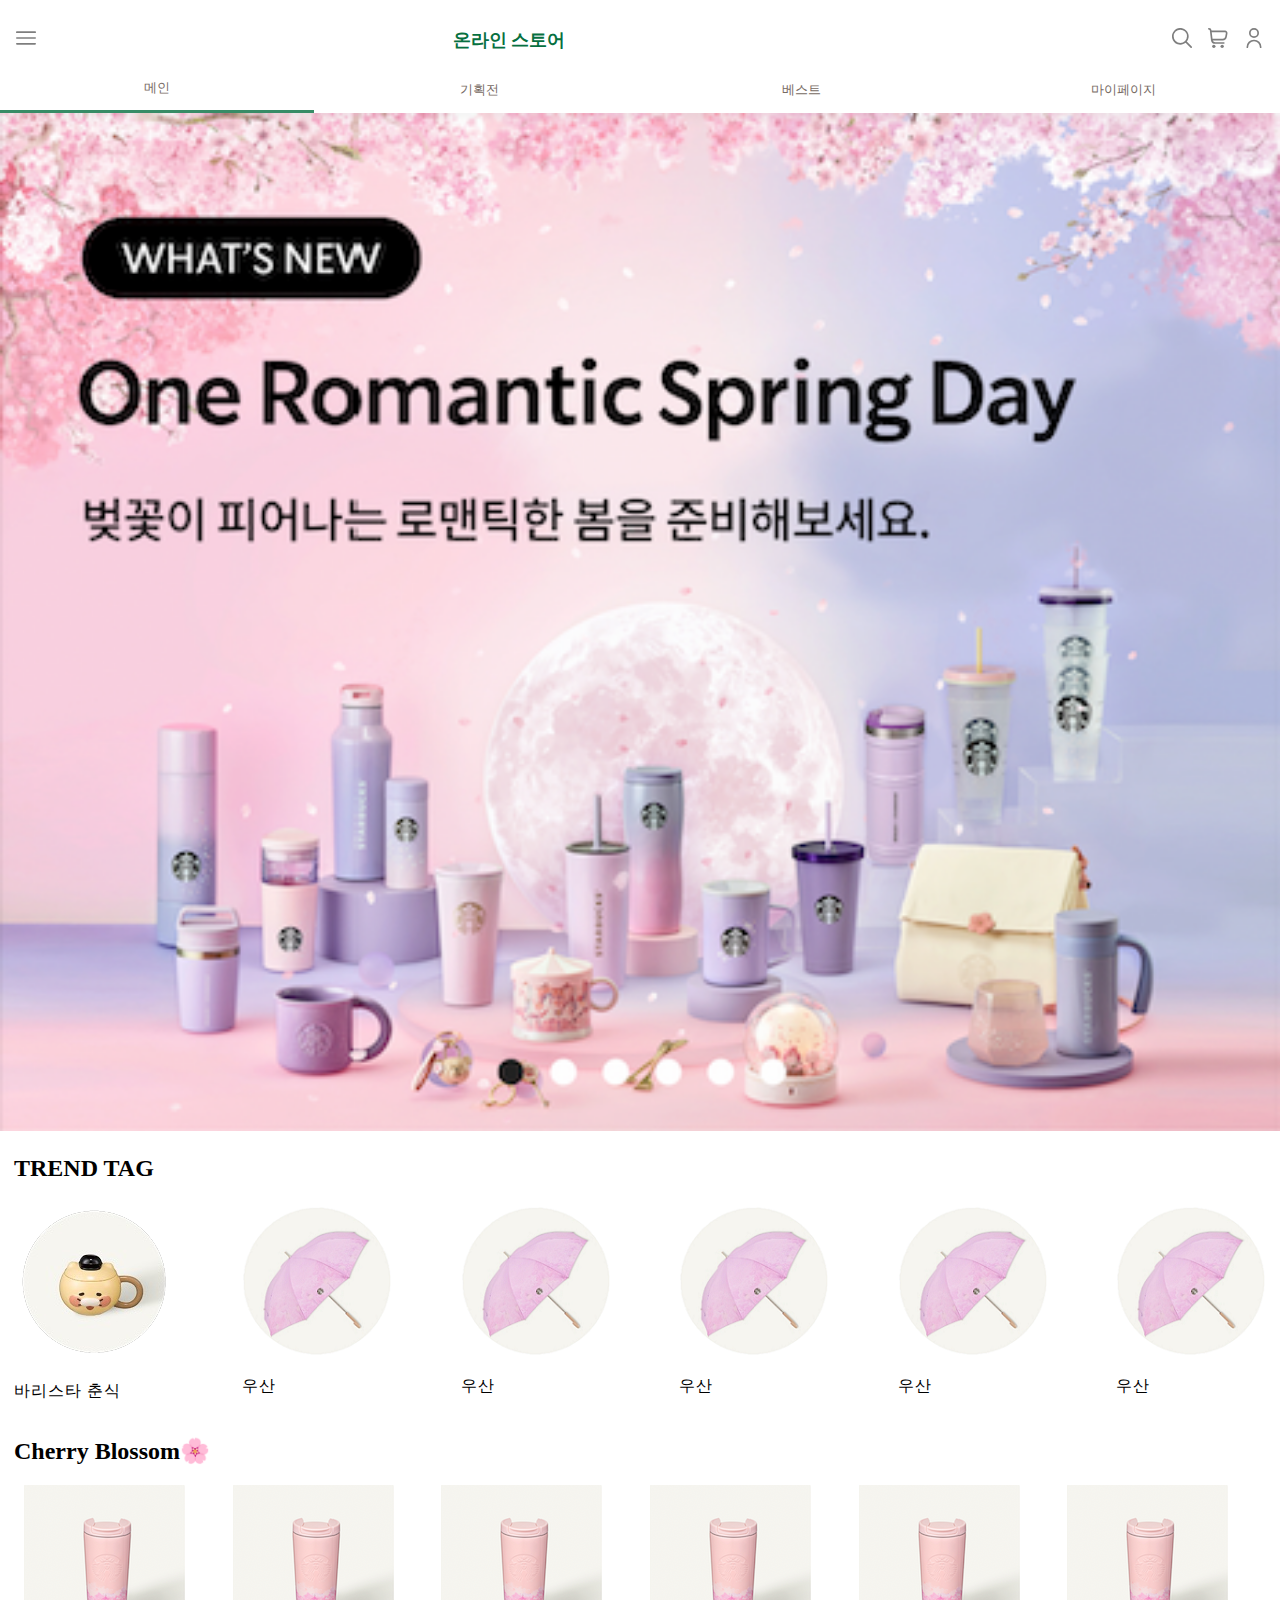
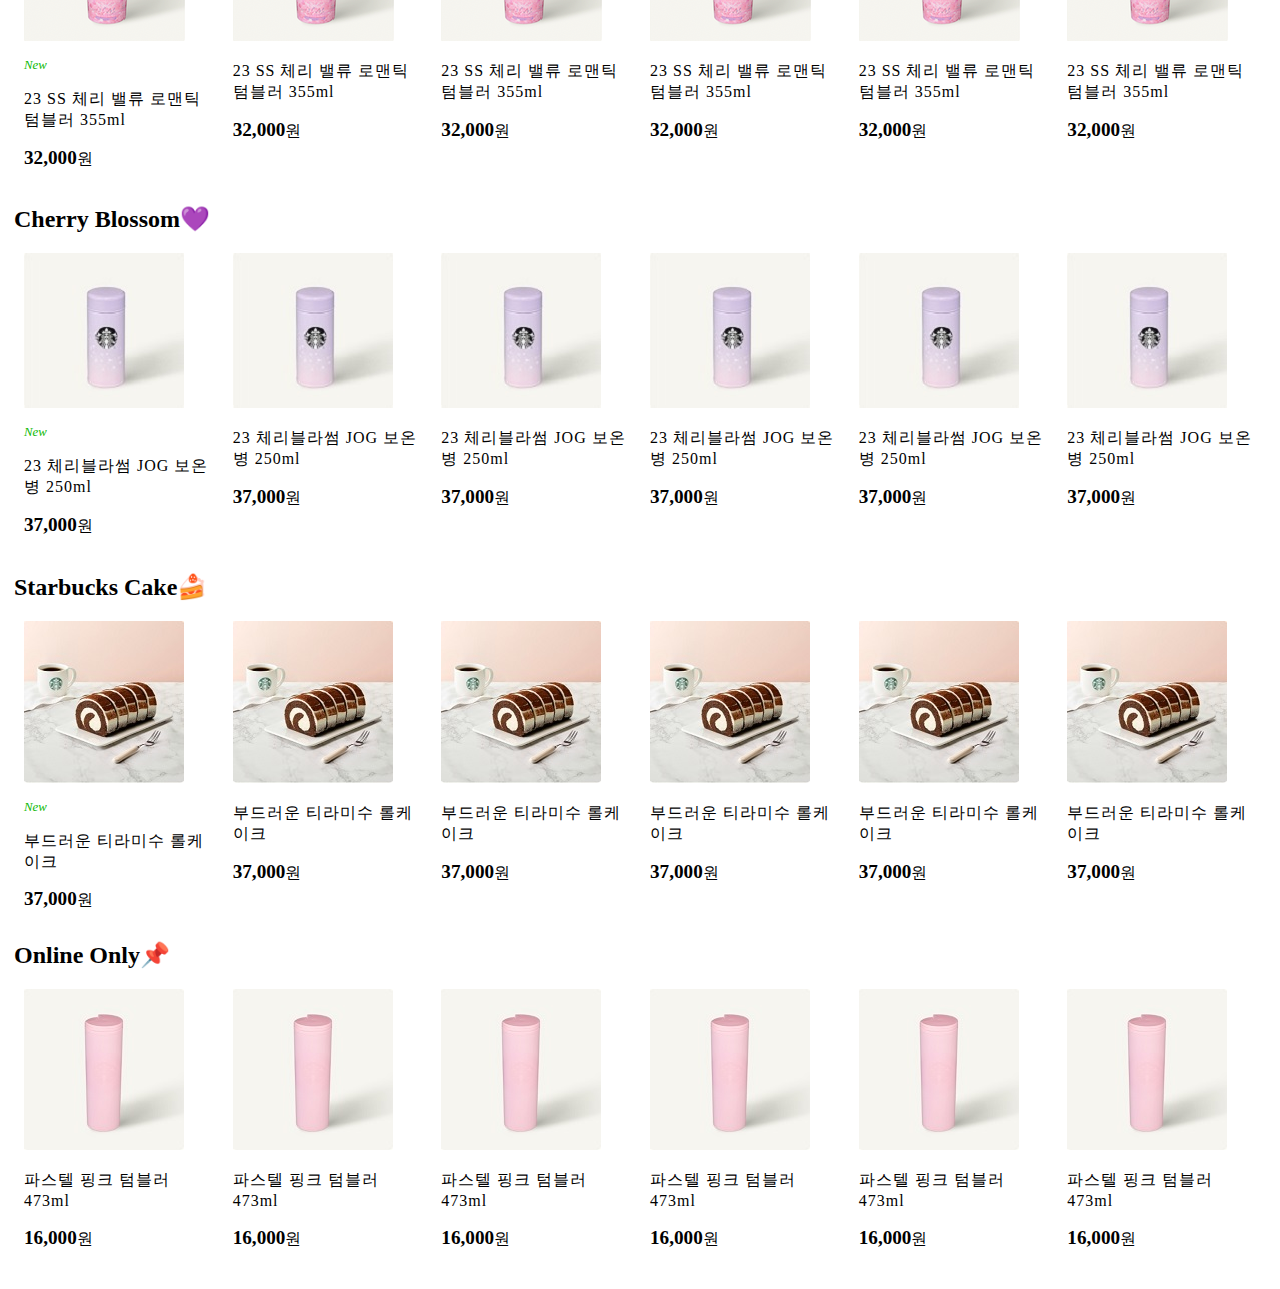
<file: teacher/spharos-2nd-first/index.html>
<!DOCTYPE html>
<html lang="ko">
<head>
  <meta charset="UTF-8">
  <meta http-equiv="X-UA-Compatible" content="IE=edge">
  <meta name="viewport" content="width=device-width, initial-scale=1.0">
  <meta name="description" content="StarBucks Clone Site">
  <meta name="keywords" content="StarBucks, Clone, Site">
  <meta name="author" content="Jason Ahn">
  <link rel="stylesheet" href="assets/css/style.css">
  <title>StarBucks Clone Site</title>
</head>
<body>
  <div class="container">
    <header>
      <div class="header-top">
        <div class="menu-icon">
          <img src="assets/images/icons/menu.svg" alt="">
        </div>
        <h1>온라인 스토어</h1>
        <nav>
          <ul>
            <li><a href="search.html"><img src="assets/images/icons/search.svg"></a></li>
            <li><img src="assets/images/icons/shopping-cart.svg"></li>
            <li><img src="assets/images/icons/user.svg"></li>
          </ul>
        </nav>
      </div>
      <div class="header-bottom">
        <nav>
          <ul>
            <li class="active">메인</li>
            <li>기획전</li>
            <li>베스트</li>
            <li>마이페이지</li>
          </ul>
        </nav>
      </div>
    </header>
    <section id="event-banner">
      <div class="event-banner">
        <div class="event-banner__item">
          <div class="event-banner__item__img">
            <img src="assets/images/banner/banner01.png" width="100%" height="100%" alt="">
          </div>
        </div>
      </div>
    </section>
    <section id="recommand-md">
      <div>
        <h2>TREND TAG</h2>
        <div class="recommand-product-list3">
          <div class="recommand-product-item2">
            <div class="recommand-product-item__img">
              <img src="assets/images/products/05.png" alt="바리스타 춘식">
            </div>
            <div class="recommand-product-item__info">
              <p class="item-title2">바리스타 춘식</p>
            </div>
          </div>
          <div class="recommand-product-item2">
            <div class="recommand-product-item__img">
              <img src="assets/images/products/06.png" alt="우산">
            </div>
            <div class="recommand-product-item__info">
              <p class="item-title">우산</p>
            </div>
          </div>
          <div class="recommand-product-item2">
            <div class="recommand-product-item__img">
              <img src="assets/images/products/06.png" alt="">
            </div>
            <div class="recommand-product-item__info">
              <p class="item-title">우산</p>
            </div>
          </div>
          <div class="recommand-product-item">
            <div class="recommand-product-item__img">
              <img src="assets/images/products/06.png" alt="">
            </div>
            <div class="recommand-product-item__info">
              <p class="item-title">우산</p>
            </div>
          </div>
          <div class="recommand-product-item">
            <div class="recommand-product-item__img">
              <img src="assets/images/products/06.png" alt="">
            </div>
            <div class="recommand-product-item__info">
              <p class="item-title">우산</p>
            </div>
          </div>
          <div class="recommand-product-item">
            <div class="recommand-product-item__img">
              <img src="assets/images/products/06.png" alt="">
            </div>
            <div class="recommand-product-item__info">
              <p class="item-title">우산</p>
            </div>
          </div>
        </div>
      </div>
    </section>
    <section id="recommand-md">
      <div>
        <h2>Cherry Blossom🌸</h2>
        <div class="recommand-product-list">
          <div class="recommand-product-item">
            <div class="recommand-product-item__img">
              <img src="assets/images/products/01.png" alt="23 SS 체리 밸류 로맨틱 텀블러 355ml">
            </div>
            <div class="recommand-product-item__info">
              <p class="item-new">New</p>
              <p class="item-title">23 SS 체리 밸류 로맨틱 텀블러 355ml</p>
              <p class="item-price"><span>32,000</span>원</p>
            </div>
          </div>
          <div class="recommand-product-item">
            <div class="recommand-product-item__img">
              <img src="assets/images/products/01.png" alt="">
            </div>
            <div class="recommand-product-item__info">
              <p class="item-title">23 SS 체리 밸류 로맨틱 텀블러 355ml</p>
              <p class="item-price"><span>32,000</span>원</p>
            </div>
          </div>
          <div class="recommand-product-item">
            <div class="recommand-product-item__img">
              <img src="assets/images/products/01.png" alt="">
            </div>
            <div class="recommand-product-item__info">
              <p class="item-title">23 SS 체리 밸류 로맨틱 텀블러 355ml</p>
              <p class="item-price"><span>32,000</span>원</p>
            </div>
          </div>
          <div class="recommand-product-item">
            <div class="recommand-product-item__img">
              <img src="assets/images/products/01.png" alt="">
            </div>
            <div class="recommand-product-item__info">
              <p class="item-title">23 SS 체리 밸류 로맨틱 텀블러 355ml</p>
              <p class="item-price"><span>32,000</span>원</p>
            </div>
          </div>
          <div class="recommand-product-item">
            <div class="recommand-product-item__img">
              <img src="assets/images/products/01.png" alt="">
            </div>
            <div class="recommand-product-item__info">
              <p class="item-title">23 SS 체리 밸류 로맨틱 텀블러 355ml</p>
              <p class="item-price"><span>32,000</span>원</p>
            </div>
          </div>
          <div class="recommand-product-item">
            <div class="recommand-product-item__img">
              <img src="assets/images/products/01.png" alt="">
            </div>
            <div class="recommand-product-item__info">
              <p class="item-title">23 SS 체리 밸류 로맨틱 텀블러 355ml</p>
              <p class="item-price"><span>32,000</span>원</p>
            </div>
          </div>
        </div>
      </div>
    </section>
    <section id="recommand-md">
      <div>
        <h2>Cherry Blossom💜</h2>
        <div class="recommand-product-list">
          <div class="recommand-product-item">
            <div class="recommand-product-item__img">
              <img src="assets/images/products/02.png" alt="23 체리블라썸 JOG 보온병 250ml">
            </div>
            <div class="recommand-product-item__info">
              <p class="item-new">New</p>
              <p class="item-title">23 체리블라썸 JOG 보온병 250ml</p>
              <p class="item-price"><span>37,000</span>원</p>
            </div>
          </div>
          <div class="recommand-product-item">
            <div class="recommand-product-item__img">
              <img src="assets/images/products/02.png" alt="">
            </div>
            <div class="recommand-product-item__info">
              <p class="item-title">23 체리블라썸 JOG 보온병 250ml</p>
              <p class="item-price"><span>37,000</span>원</p>
            </div>
          </div>
          <div class="recommand-product-item">
            <div class="recommand-product-item__img">
              <img src="assets/images/products/02.png" alt="">
            </div>
            <div class="recommand-product-item__info">
              <p class="item-title">23 체리블라썸 JOG 보온병 250ml</p>
              <p class="item-price"><span>37,000</span>원</p>
            </div>
          </div>
          <div class="recommand-product-item">
            <div class="recommand-product-item__img">
              <img src="assets/images/products/02.png" alt="">
            </div>
            <div class="recommand-product-item__info">
              <p class="item-title">23 체리블라썸 JOG 보온병 250ml</p>
              <p class="item-price"><span>37,000</span>원</p>
            </div>
          </div>
          <div class="recommand-product-item">
            <div class="recommand-product-item__img">
              <img src="assets/images/products/02.png" alt="">
            </div>
            <div class="recommand-product-item__info">
              <p class="item-title">23 체리블라썸 JOG 보온병 250ml</p>
              <p class="item-price"><span>37,000</span>원</p>
            </div>
          </div>
          <div class="recommand-product-item">
            <div class="recommand-product-item__img">
              <img src="assets/images/products/02.png" alt="">
            </div>
            <div class="recommand-product-item__info">
              <p class="item-title">23 체리블라썸 JOG 보온병 250ml</p>
              <p class="item-price"><span>37,000</span>원</p>
            </div>
          </div>
        </div>
      </div>
    </section>
    <section id="recommand-md">
      <div>
        <h2>Starbucks Cake🍰</h2>
        <div class="recommand-product-list">
          <div class="recommand-product-item">
            <div class="recommand-product-item__img">
              <img src="assets/images/products/03.png" alt="부드러운 티라미수 롤케이크">
            </div>
            <div class="recommand-product-item__info">
              <p class="item-new">New</p>
              <p class="item-title">부드러운 티라미수 롤케이크</p>
              <p class="item-price"><span>37,000</span>원</p>
            </div>
          </div>
          <div class="recommand-product-item">
            <div class="recommand-product-item__img">
              <img src="assets/images/products/03.png" alt="">
            </div>
            <div class="recommand-product-item__info">
              <p class="item-title">부드러운 티라미수 롤케이크</p>
              <p class="item-price"><span>37,000</span>원</p>
            </div>
          </div>
          <div class="recommand-product-item">
            <div class="recommand-product-item__img">
              <img src="assets/images/products/03.png" alt="">
            </div>
            <div class="recommand-product-item__info">
              <p class="item-title">부드러운 티라미수 롤케이크</p>
              <p class="item-price"><span>37,000</span>원</p>
            </div>
          </div>
          <div class="recommand-product-item">
            <div class="recommand-product-item__img">
              <img src="assets/images/products/03.png" alt="">
            </div>
            <div class="recommand-product-item__info">
              <p class="item-title">부드러운 티라미수 롤케이크</p>
              <p class="item-price"><span>37,000</span>원</p>
            </div>
          </div>
          <div class="recommand-product-item">
            <div class="recommand-product-item__img">
              <img src="assets/images/products/03.png" alt="">
            </div>
            <div class="recommand-product-item__info">
              <p class="item-title">부드러운 티라미수 롤케이크</p>
              <p class="item-price"><span>37,000</span>원</p>
            </div>
          </div>
          <div class="recommand-product-item">
            <div class="recommand-product-item__img">
              <img src="assets/images/products/03.png" alt="">
            </div>
            <div class="recommand-product-item__info">
              <p class="item-title">부드러운 티라미수 롤케이크</p>
              <p class="item-price"><span>37,000</span>원</p>
            </div>
          </div>
        </div>
      </div>
    </section>
    <section id="recommand-md">
      <div>
        <h2>Online Only📌</h2>
        <div class="recommand-product-list">
          <div class="recommand-product-item">
            <div class="recommand-product-item__img">
              <img src="assets/images/products/07.png" alt="파스텔 핑크 텀블러 473ml">
            </div>
            <div class="recommand-product-item__info">
              <p class="item-title">파스텔 핑크 텀블러 473ml</p>
              <p class="item-price"><span>16,000</span>원</p>
            </div>
          </div>
          <div class="recommand-product-item">
            <div class="recommand-product-item__img">
              <img src="assets/images/products/07.png" alt="">
            </div>
            <div class="recommand-product-item__info">
              <p class="item-title">파스텔 핑크 텀블러 473ml</p>
              <p class="item-price"><span>16,000</span>원</p>
            </div>
          </div>
          <div class="recommand-product-item">
            <div class="recommand-product-item__img">
              <img src="assets/images/products/07.png" alt="">
            </div>
            <div class="recommand-product-item__info">
              <p class="item-title">파스텔 핑크 텀블러 473ml</p>
              <p class="item-price"><span>16,000</span>원</p>
            </div>
          </div>
          <div class="recommand-product-item">
            <div class="recommand-product-item__img">
              <img src="assets/images/products/07.png" alt="">
            </div>
            <div class="recommand-product-item__info">
              <p class="item-title">파스텔 핑크 텀블러 473ml</p>
              <p class="item-price"><span>16,000</span>원</p>
            </div>
          </div>
          <div class="recommand-product-item">
            <div class="recommand-product-item__img">
              <img src="assets/images/products/07.png" alt="">
            </div>
            <div class="recommand-product-item__info">
              <p class="item-title">파스텔 핑크 텀블러 473ml</p>
              <p class="item-price"><span>16,000</span>원</p>
            </div>
          </div>
          <div class="recommand-product-item">
            <div class="recommand-product-item__img">
              <img src="assets/images/products/07.png" alt="">
            </div>
            <div class="recommand-product-item__info">
              <p class="item-title">파스텔 핑크 텀블러 473ml</p>
              <p class="item-price"><span>16,000</span>원</p>
            </div>
          </div>
        </div>
      </div>
    </section>
<!--    <section id="chunsik">
      <div>
        <h2>바리스타 춘식 MD💛</h2>
          <div class="chunsik-item">
            <img src="assets/images/products/04.png" alt="SS 바리스타춘식 데비 텀블러 414ml">
            <div class="chunsik-item-info">
              <p class="item-title">SS 바리스타춘식 데비 텀블러 414ml</p>
              <p class="item-price"><span>25,000</span>원</p>
            </div>
          </div>
          <div class="chunsik-item">
                <img src="assets/images/products/04.png" alt="SS 바리스타춘식 데비 텀블러 414ml">
            <div class="chunsik-item-info">
              <p class="item-title">SS 바리스타춘식 데비 텀블러 414ml</p>
              <p class="item-price"><span>25,000</span>원</p>
            </div>
          </div>
          <div class="chunsik-item">
              <img src="assets/images/products/04.png" alt="SS 바리스타춘식 데비 텀블러 414ml">
            <div class="chunsik-item-info">
              <p class="item-title" >SS 바리스타춘식 데비 텀블러 414ml</p>
              <p class="item-price"><span>25,000</span>원</p>
            </div>
          </div>
        </div>
    </section>
  -->
    <footer>
    </footer>
  </div>
</body>
</html>
</file>
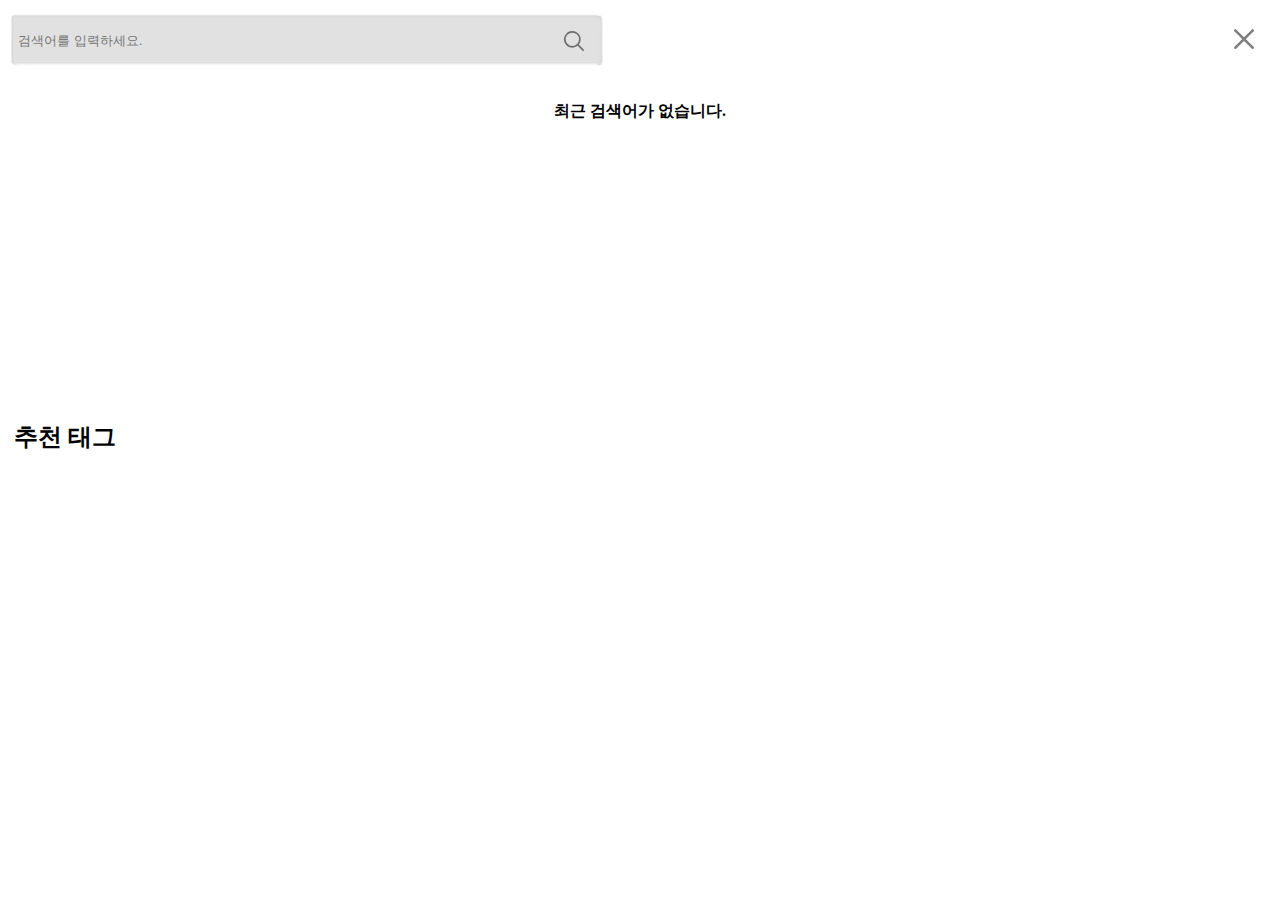
<file: teacher/spharos-2nd-first/search.html>
<!DOCTYPE html>
<html lang="ko">
<head>
  <meta charset="UTF-8">
  <meta http-equiv="X-UA-Compatible" content="IE=edge">
  <meta name="viewport" content="width=device-width, initial-scale=1.0">
  <meta name="description" content="StarBucks Clone Site">
  <meta name="keywords" content="StarBucks, Clone, Site">
  <meta name="author" content="Jason Ahn">
  <link rel="stylesheet" href="assets/css/style.css">
  <title>StarBucks Clone Site</title>
</head>
<body>
    <div class="container">
      <header>
        <div class="header-top" style="
        background-image: url('assets/images/icons/searchbar.png');
        background-repeat: no-repeat;
        background-position: left;">
          <div id="search" style="width: 580px;">
            <input type="text" placeholder="검색어를 입력하세요." style="width:540px; height:40px; border: none; background:transparent;">
            <a href="searchreult.html"><img style="vertical-align: middle;" src="assets/images/icons/search.svg"></a>
          </div>
        <nav style="width: 30px;">
          <a href="index.html"><img src="assets/images/icons/close.png"></a>
        </nav>
        </div>
      </header>
      <section id="recommand-md">
        <div style="vertical-align: middle; height: 300px; text-align: center;">
          <h4>최근 검색어가 없습니다.</h4>
        </div>
      </section>
      <section id="recommand-md">
        <div>
          <h2>추천 태그</h2>
        </div>
      </section>
    </div>
</body>
</html>
</file>
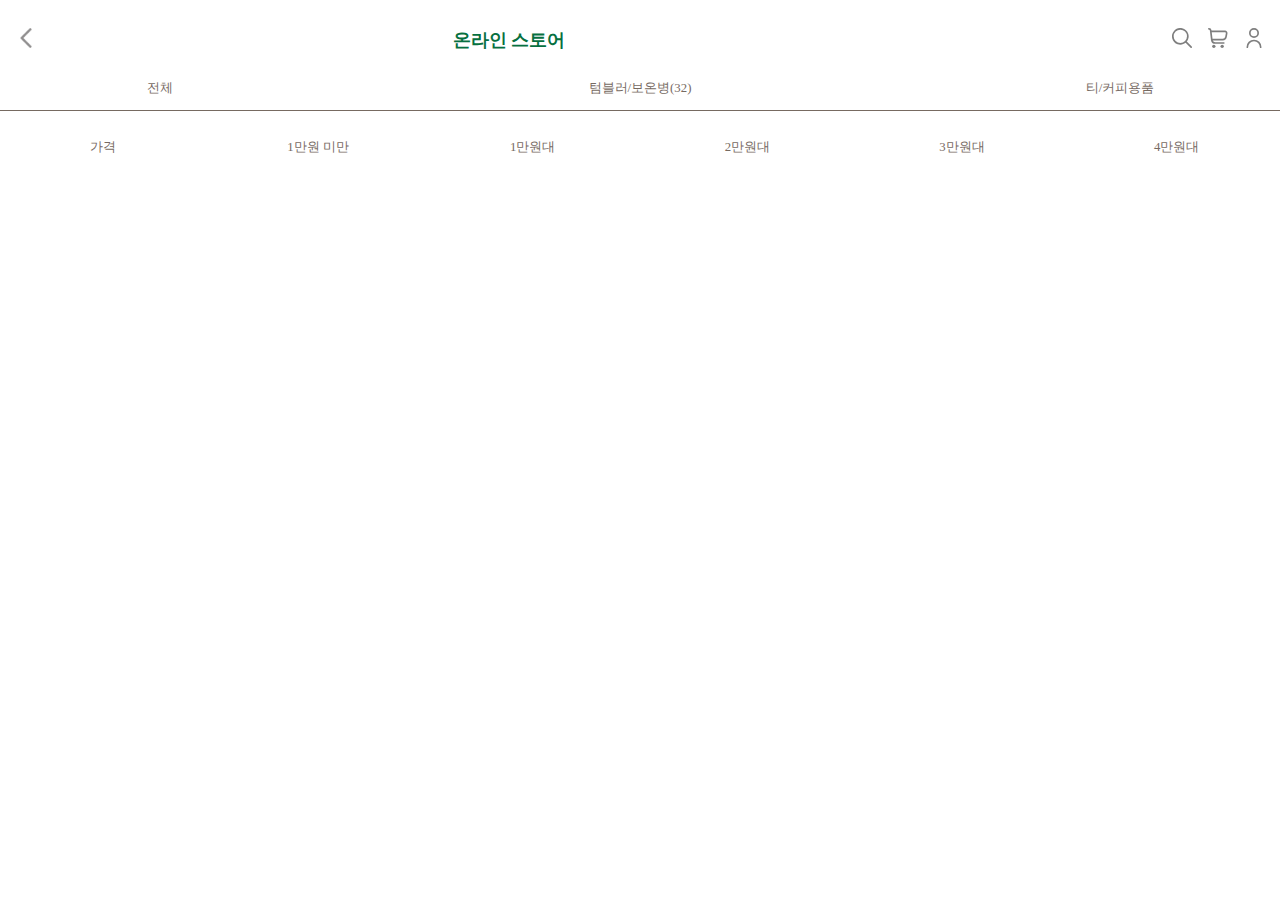
<file: teacher/spharos-2nd-first/searchreult.html>
<!DOCTYPE html>
<html lang="ko">
<head>
    <meta charset="UTF-8">
    <meta http-equiv="X-UA-Compatible" content="IE=edge">
    <meta name="viewport" content="width=device-width, initial-scale=1.0">
    <meta name="description" content="StarBucks Clone Site">
    <meta name="keywords" content="StarBucks, Clone, Site">
    <meta name="author" content="Jason Ahn">
    <link rel="stylesheet" href="assets/css/style.css">
    <title>StarBucks Clone Site</title>
</head>
<body>
    <div class="container">
        <header>
            <div class="header-top">
            <div class="back-icon">
                <a href="index.html"><img src="assets/images/icons/back.png" alt=""></a>
            </div>
            <h1>온라인 스토어</h1>
            <nav>
                <ul>
                <li><a href="search.html"><img src="assets/images/icons/search.svg"></a></li>
                <li><img src="assets/images/icons/shopping-cart.svg"></li>
                <li><img src="assets/images/icons/user.svg"></li>
                </ul>
            </nav>
            </div>
            <div class="header-bottom">
            <nav>
                <ul class="bar">
                <li>전체</li>
                <li>텀블러/보온병(32)</li>
                <li>티/커피용품</li>
                </ul>
            </nav>
            <nav>
                <ul class="bar2">
                <li><p>가격</p></li>
                <li><p>1만원 미만</p></li>
                <li><p>1만원대</p></li>
                <li><p>2만원대</p></li>
                <li><p>3만원대</p></li>
                <li><p>4만원대</p></li>
                </ul>
            </nav>
            </div>
        </header>
    </div>
</body>
</html>
</file>
<file: teacher/spharos-2nd-first/assets/css/style.css>
@import url(./common/common.css);
@import url(./common/color.css);
@import url(./layouts/header.css);
@import url(./pages/home.css);
</file>
